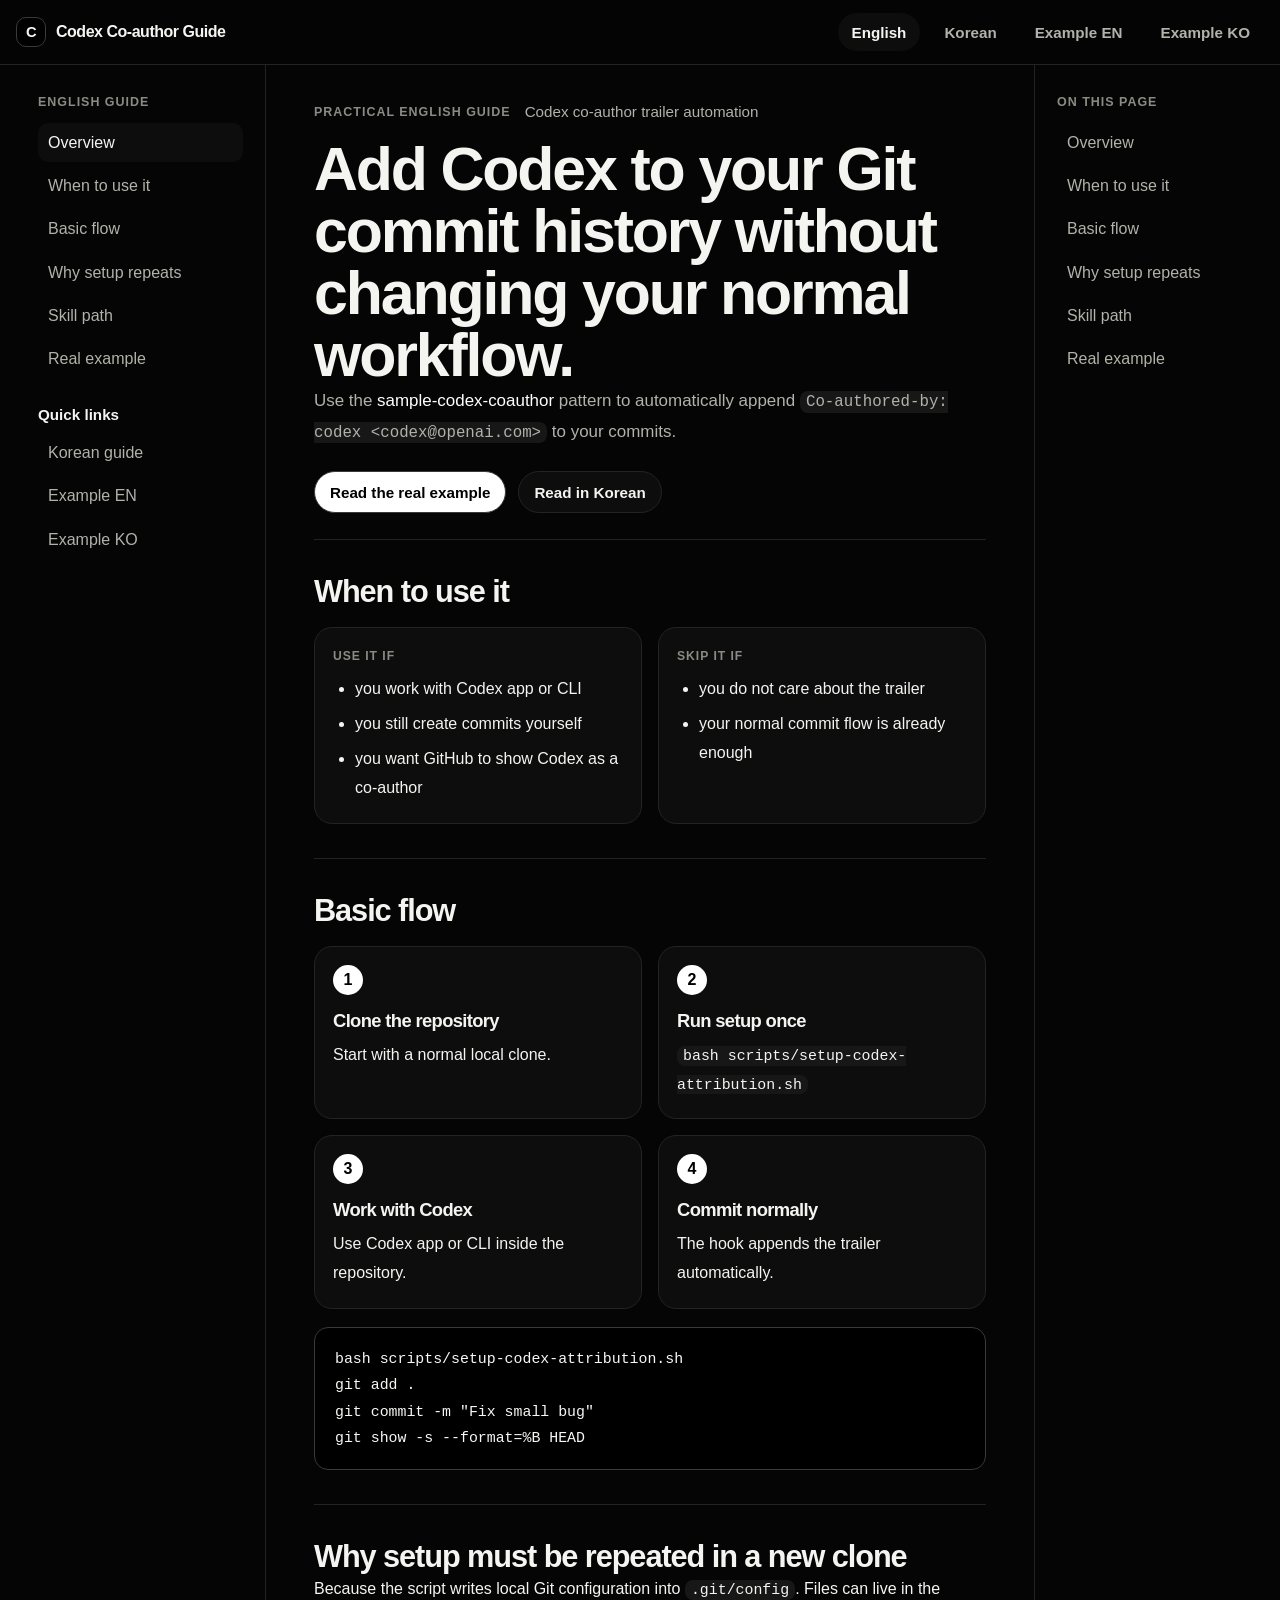
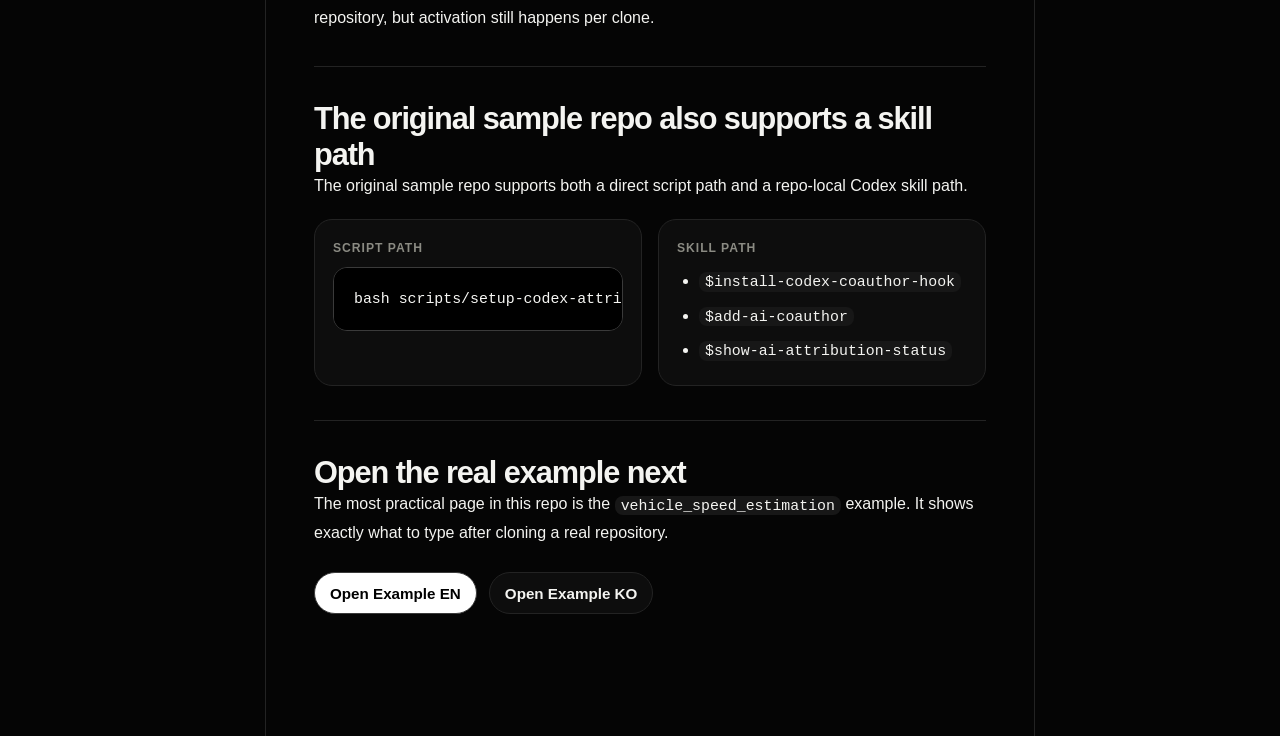
<file: index.html>
<!doctype html>
<html lang="en">
  <head>
    <meta charset="utf-8">
    <meta name="viewport" content="width=device-width, initial-scale=1">
    <title>Codex Co-author Guide</title>
    <meta
      name="description"
      content="Practical English guide for using sample-codex-coauthor in a real repository."
    >
    <link rel="icon" href="assets/favicon.svg?v=2" type="image/svg+xml">
    <link rel="stylesheet" href="assets/docs.css?v=2">
  </head>
  <body>
    <div class="page">
      <header class="site-header">
        <div class="site-header-inner">
          <a class="brand" href="./">
            <span class="brand-mark">C</span>
            <span>Codex Co-author Guide</span>
          </a>
          <nav class="header-nav">
            <a class="header-link active" href="./">English</a>
            <a class="header-link" href="ko/">Korean</a>
            <a class="header-link" href="examples/vehicle_speed_estimation/">Example EN</a>
            <a class="header-link" href="examples/vehicle_speed_estimation/ko/">Example KO</a>
          </nav>
        </div>
      </header>

      <div class="doc-layout">
        <aside class="sidebar">
          <div class="sidebar-inner">
            <div class="sidebar-group">
              <div class="sidebar-title">English guide</div>
              <ul class="sidebar-list">
                <li><a class="active" href="#overview">Overview</a></li>
                <li><a href="#when">When to use it</a></li>
                <li><a href="#flow">Basic flow</a></li>
                <li><a href="#clone">Why setup repeats</a></li>
                <li><a href="#skills">Skill path</a></li>
                <li><a href="#example">Real example</a></li>
              </ul>
            </div>
            <div class="sidebar-group">
              <h3>Quick links</h3>
              <ul class="sidebar-list">
                <li><a href="ko/">Korean guide</a></li>
                <li><a href="examples/vehicle_speed_estimation/">Example EN</a></li>
                <li><a href="examples/vehicle_speed_estimation/ko/">Example KO</a></li>
              </ul>
            </div>
          </div>
        </aside>

        <main class="content">
          <article class="article">
            <header class="article-header" id="overview">
              <div class="article-meta">
                <span class="eyebrow">Practical English guide</span>
                <span>Codex co-author trailer automation</span>
              </div>
              <h1>Add Codex to your Git commit history without changing your normal workflow.</h1>
              <p class="summary">
                Use the
                <a href="https://github.com/sigridjineth/sample-codex-coauthor">sample-codex-coauthor</a>
                pattern to automatically append
                <code>Co-authored-by: codex &lt;codex@openai.com&gt;</code>
                to your commits.
              </p>
              <div class="action-row">
                <a class="button primary" href="examples/vehicle_speed_estimation/">Read the real example</a>
                <a class="button" href="ko/">Read in Korean</a>
              </div>
            </header>

            <section class="article-section" id="when">
              <h2>When to use it</h2>
              <div class="mini-grid">
                <div class="panel">
                  <div class="label">Use it if</div>
                  <ul>
                    <li>you work with Codex app or CLI</li>
                    <li>you still create commits yourself</li>
                    <li>you want GitHub to show Codex as a co-author</li>
                  </ul>
                </div>
                <div class="panel">
                  <div class="label">Skip it if</div>
                  <ul>
                    <li>you do not care about the trailer</li>
                    <li>your normal commit flow is already enough</li>
                  </ul>
                </div>
              </div>
            </section>

            <section class="article-section" id="flow">
              <h2>Basic flow</h2>
              <div class="steps">
                <div class="step">
                  <div class="step-index">1</div>
                  <h3>Clone the repository</h3>
                  <p>Start with a normal local clone.</p>
                </div>
                <div class="step">
                  <div class="step-index">2</div>
                  <h3>Run setup once</h3>
                  <p><code>bash scripts/setup-codex-attribution.sh</code></p>
                </div>
                <div class="step">
                  <div class="step-index">3</div>
                  <h3>Work with Codex</h3>
                  <p>Use Codex app or CLI inside the repository.</p>
                </div>
                <div class="step">
                  <div class="step-index">4</div>
                  <h3>Commit normally</h3>
                  <p>The hook appends the trailer automatically.</p>
                </div>
              </div>
              <pre><code>bash scripts/setup-codex-attribution.sh
git add .
git commit -m "Fix small bug"
git show -s --format=%B HEAD</code></pre>
            </section>

            <section class="article-section" id="clone">
              <h2>Why setup must be repeated in a new clone</h2>
              <p>
                Because the script writes local Git configuration into
                <code>.git/config</code>. Files can live in the repository, but
                activation still happens per clone.
              </p>
            </section>

            <section class="article-section" id="skills">
              <h2>The original sample repo also supports a skill path</h2>
              <p>
                The original sample repo supports both a direct script path and a
                repo-local Codex skill path.
              </p>
              <div class="mini-grid">
                <div class="panel">
                  <div class="label">Script path</div>
                  <pre><code>bash scripts/setup-codex-attribution.sh</code></pre>
                </div>
                <div class="panel">
                  <div class="label">Skill path</div>
                  <ul>
                    <li><code>$install-codex-coauthor-hook</code></li>
                    <li><code>$add-ai-coauthor</code></li>
                    <li><code>$show-ai-attribution-status</code></li>
                  </ul>
                </div>
              </div>
            </section>

            <section class="article-section" id="example">
              <h2>Open the real example next</h2>
              <p>
                The most practical page in this repo is the
                <code>vehicle_speed_estimation</code> example. It shows exactly
                what to type after cloning a real repository.
              </p>
              <div class="action-row">
                <a class="button primary" href="examples/vehicle_speed_estimation/">
                  Open Example EN
                </a>
                <a class="button" href="examples/vehicle_speed_estimation/ko/">
                  Open Example KO
                </a>
              </div>
            </section>
          </article>
        </main>

        <aside class="toc">
          <div class="toc-inner">
            <div class="toc-group">
              <div class="toc-title">On this page</div>
              <ul class="toc-list">
                <li><a href="#overview">Overview</a></li>
                <li><a href="#when">When to use it</a></li>
                <li><a href="#flow">Basic flow</a></li>
                <li><a href="#clone">Why setup repeats</a></li>
                <li><a href="#skills">Skill path</a></li>
                <li><a href="#example">Real example</a></li>
              </ul>
            </div>
          </div>
        </aside>
      </div>
    </div>
  </body>
</html>
</file>
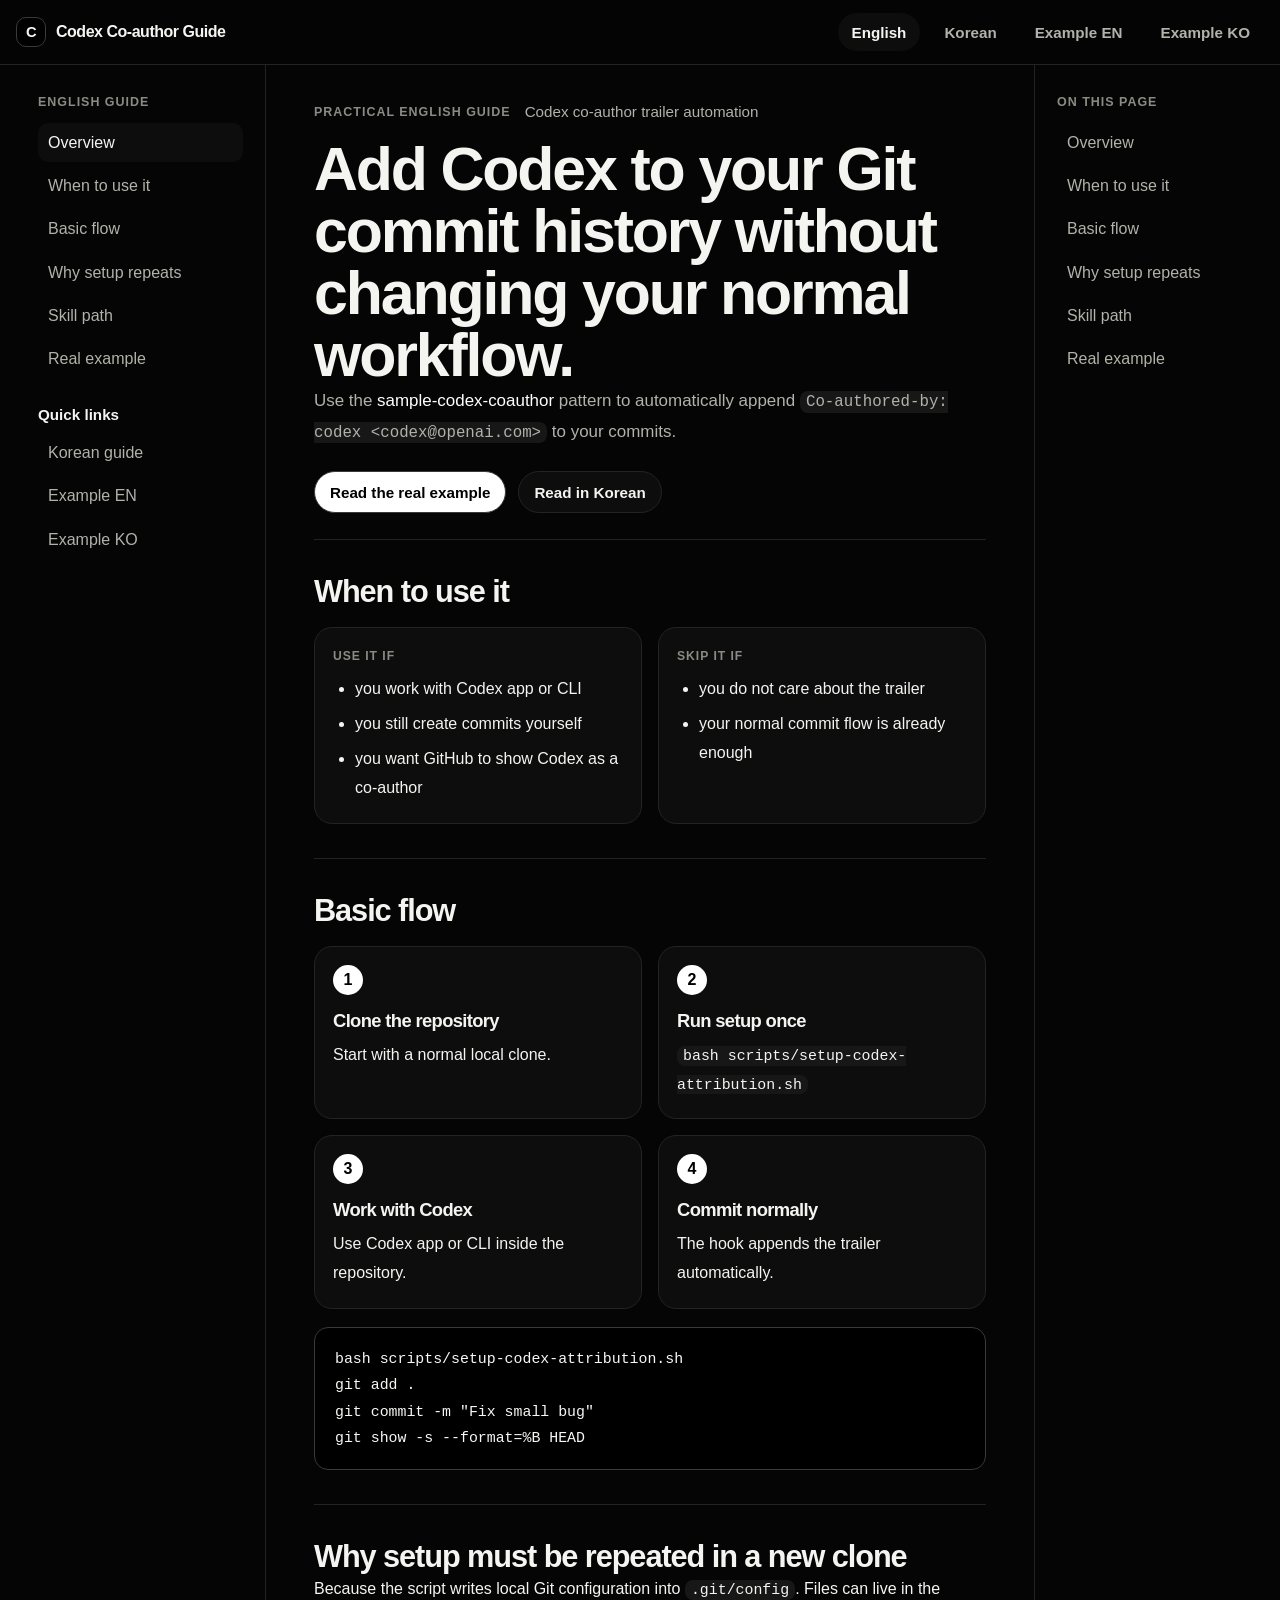
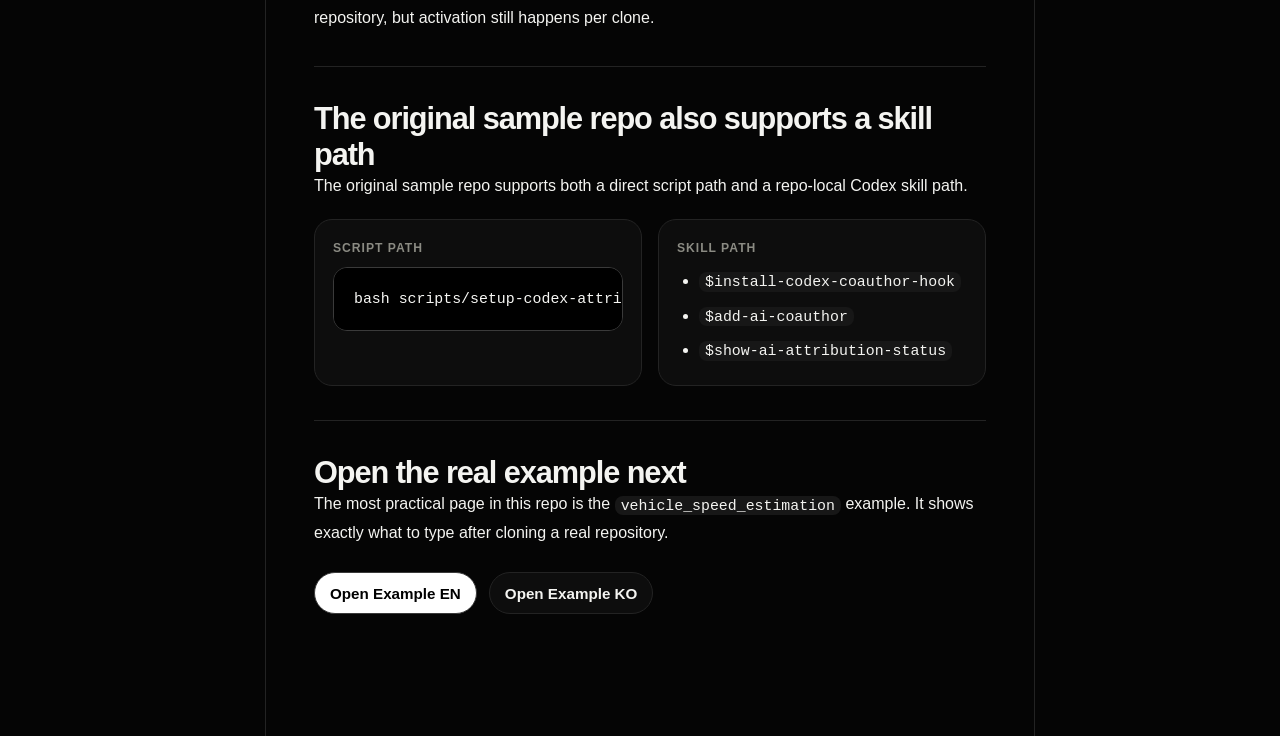
<file: en/index.html>
<!doctype html>
<html lang="en">
  <head>
    <meta charset="utf-8">
    <meta http-equiv="refresh" content="0; url=../">
    <meta name="viewport" content="width=device-width, initial-scale=1">
    <title>Redirecting to English guide</title>
    <link rel="canonical" href="../">
  </head>
  <body>
    <p><a href="../">Go to the English guide</a></p>
  </body>
</html>
</file>
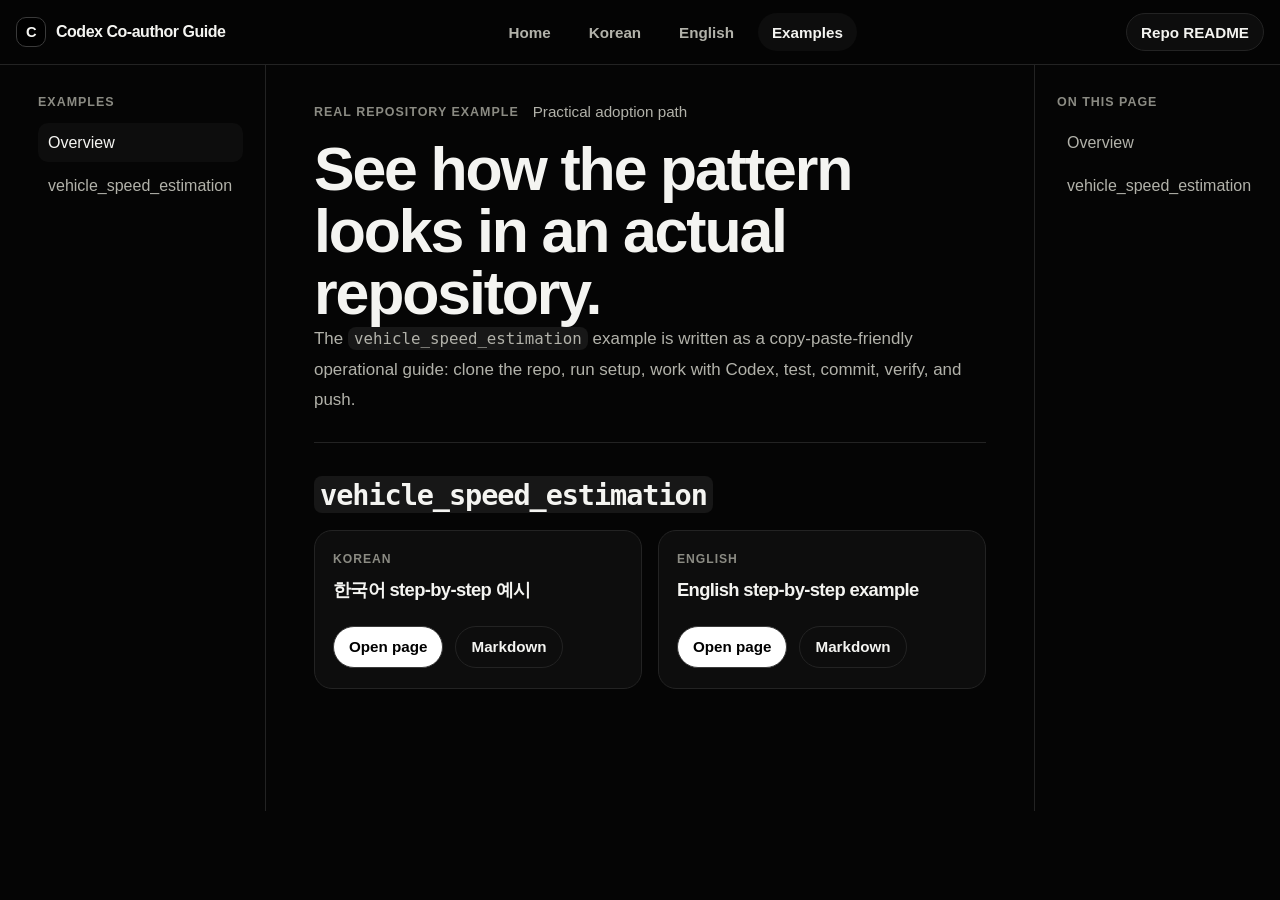
<file: examples/index.html>
<!doctype html>
<html lang="en">
  <head>
    <meta charset="utf-8">
    <meta name="viewport" content="width=device-width, initial-scale=1">
    <title>Examples | Codex Co-author Guide</title>
    <meta
      name="description"
      content="Real repository examples for the Codex co-author guide."
    >
    <link rel="icon" href="../assets/favicon.svg?v=2" type="image/svg+xml">
    <link rel="stylesheet" href="../assets/docs.css?v=2">
  </head>
  <body>
    <div class="page">
      <header class="site-header">
        <div class="site-header-inner">
          <a class="brand" href="../">
            <span class="brand-mark">C</span>
            <span>Codex Co-author Guide</span>
          </a>
          <nav class="header-nav">
            <a class="header-link" href="../">Home</a>
            <a class="header-link" href="../ko/">Korean</a>
            <a class="header-link" href="../en/">English</a>
            <a class="header-link active" href="./">Examples</a>
          </nav>
          <div class="header-actions">
            <a class="header-pill" href="../README.md">Repo README</a>
          </div>
        </div>
      </header>

      <div class="doc-layout">
        <aside class="sidebar">
          <div class="sidebar-inner">
            <div class="sidebar-group">
              <div class="sidebar-title">Examples</div>
              <ul class="sidebar-list">
                <li><a class="active" href="#overview">Overview</a></li>
                <li><a href="#vehicle">vehicle_speed_estimation</a></li>
              </ul>
            </div>
          </div>
        </aside>

        <main class="content">
          <article class="article">
            <header class="article-header" id="overview">
              <div class="article-meta">
                <span class="eyebrow">Real repository example</span>
                <span>Practical adoption path</span>
              </div>
              <h1>See how the pattern looks in an actual repository.</h1>
              <p class="summary">
                The <code>vehicle_speed_estimation</code> example is written as a
                copy-paste-friendly operational guide: clone the repo, run setup,
                work with Codex, test, commit, verify, and push.
              </p>
            </header>

            <section class="article-section" id="vehicle">
              <h2><code>vehicle_speed_estimation</code></h2>
              <div class="link-grid">
                <div class="panel">
                  <div class="label">Korean</div>
                  <h3>한국어 step-by-step 예시</h3>
                  <div class="action-row">
                    <a class="button primary" href="vehicle_speed_estimation/ko/">Open page</a>
                    <a class="button" href="vehicle_speed_estimation.ko.md">Markdown</a>
                  </div>
                </div>
                <div class="panel">
                  <div class="label">English</div>
                  <h3>English step-by-step example</h3>
                  <div class="action-row">
                    <a class="button primary" href="vehicle_speed_estimation/">Open page</a>
                    <a class="button" href="vehicle_speed_estimation.md">Markdown</a>
                  </div>
                </div>
              </div>
            </section>
          </article>
        </main>

        <aside class="toc">
          <div class="toc-inner">
            <div class="toc-group">
              <div class="toc-title">On this page</div>
              <ul class="toc-list">
                <li><a href="#overview">Overview</a></li>
                <li><a href="#vehicle">vehicle_speed_estimation</a></li>
              </ul>
            </div>
          </div>
        </aside>
      </div>
    </div>
  </body>
</html>
</file>
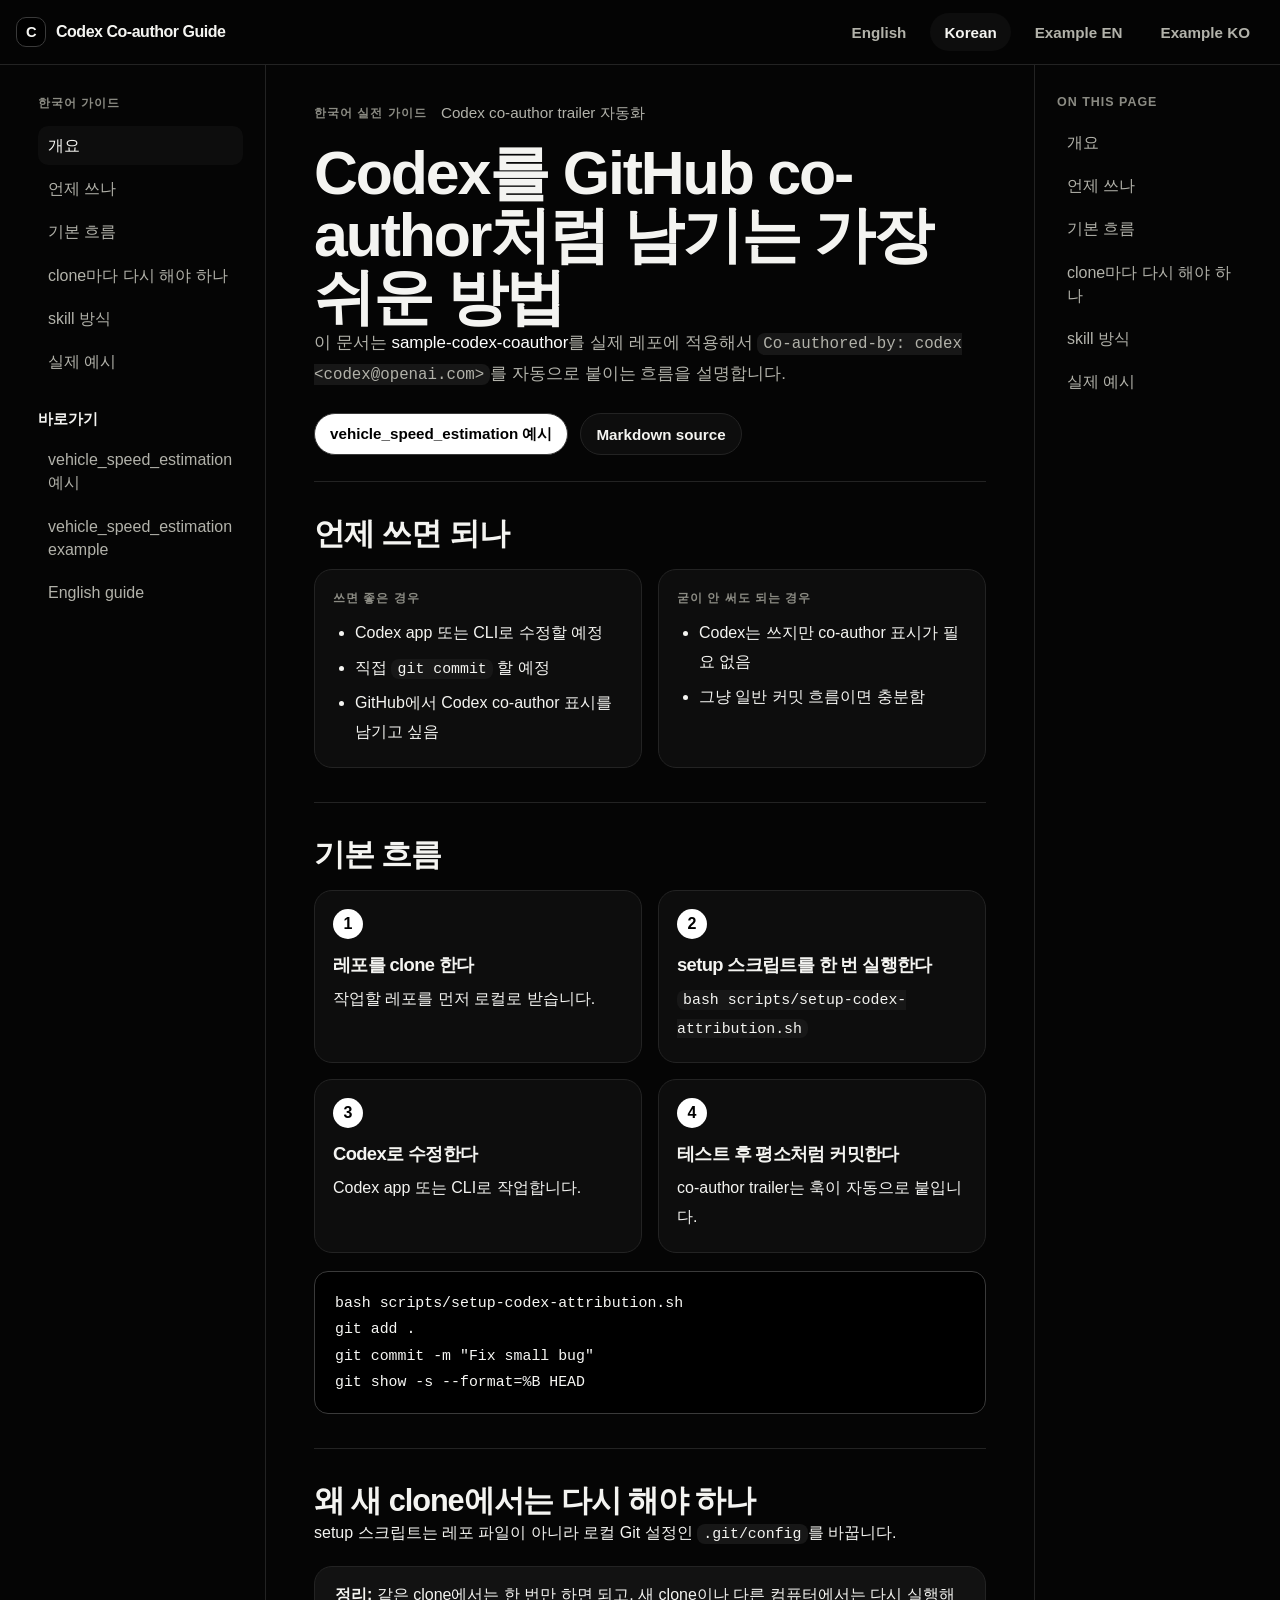
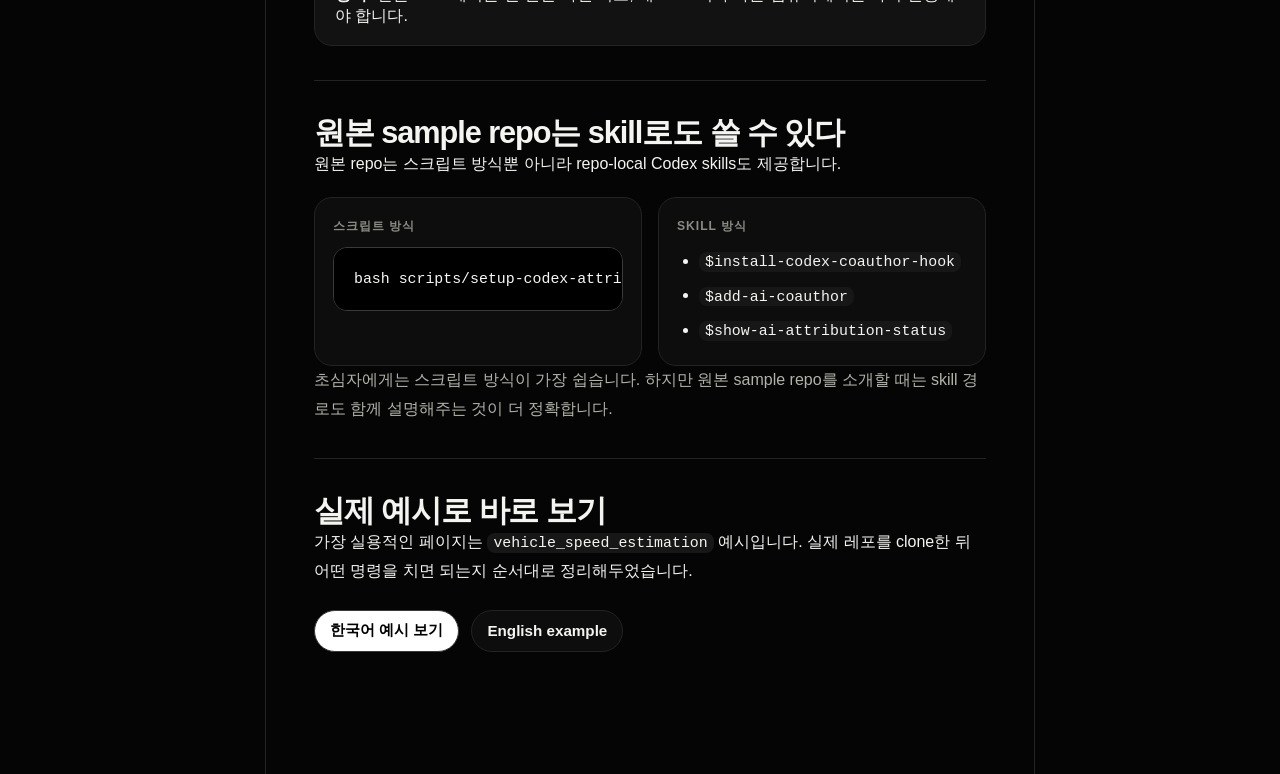
<file: ko/index.html>
<!doctype html>
<html lang="ko">
  <head>
    <meta charset="utf-8">
    <meta name="viewport" content="width=device-width, initial-scale=1">
    <title>Codex Co-author 가이드</title>
    <meta
      name="description"
      content="sample-codex-coauthor를 실제 레포에 붙여 쓰는 한국어 실전 가이드"
    >
    <link rel="icon" href="../assets/favicon.svg?v=2" type="image/svg+xml">
    <link rel="stylesheet" href="../assets/docs.css?v=2">
  </head>
  <body>
    <div class="page">
      <header class="site-header">
        <div class="site-header-inner">
          <a class="brand" href="../">
            <span class="brand-mark">C</span>
            <span>Codex Co-author Guide</span>
          </a>
          <nav class="header-nav">
            <a class="header-link" href="../">English</a>
            <a class="header-link active" href="./">Korean</a>
            <a class="header-link" href="../examples/vehicle_speed_estimation/">Example EN</a>
            <a class="header-link" href="../examples/vehicle_speed_estimation/ko/">Example KO</a>
          </nav>
        </div>
      </header>

      <div class="doc-layout">
        <aside class="sidebar">
          <div class="sidebar-inner">
            <div class="sidebar-group">
              <div class="sidebar-title">한국어 가이드</div>
              <ul class="sidebar-list">
                <li><a class="active" href="#overview">개요</a></li>
                <li><a href="#when">언제 쓰나</a></li>
                <li><a href="#flow">기본 흐름</a></li>
                <li><a href="#clone">clone마다 다시 해야 하나</a></li>
                <li><a href="#skills">skill 방식</a></li>
                <li><a href="#example">실제 예시</a></li>
              </ul>
            </div>
            <div class="sidebar-group">
              <h3>바로가기</h3>
              <ul class="sidebar-list">
                <li><a href="../examples/vehicle_speed_estimation/ko/">vehicle_speed_estimation 예시</a></li>
                <li><a href="../examples/vehicle_speed_estimation/">vehicle_speed_estimation example</a></li>
                <li><a href="../">English guide</a></li>
              </ul>
            </div>
          </div>
        </aside>

        <main class="content">
          <article class="article">
            <header class="article-header" id="overview">
              <div class="article-meta">
                <span class="eyebrow">한국어 실전 가이드</span>
                <span>Codex co-author trailer 자동화</span>
              </div>
              <h1>Codex를 GitHub co-author처럼 남기는 가장 쉬운 방법</h1>
              <p class="summary">
                이 문서는
                <a href="https://github.com/sigridjineth/sample-codex-coauthor">sample-codex-coauthor</a>를
                실제 레포에 적용해서
                <code>Co-authored-by: codex &lt;codex@openai.com&gt;</code>를
                자동으로 붙이는 흐름을 설명합니다.
              </p>
              <div class="action-row">
                <a class="button primary" href="../examples/vehicle_speed_estimation/ko/">
                  vehicle_speed_estimation 예시
                </a>
                <a class="button" href="README.md">Markdown source</a>
              </div>
            </header>

            <section class="article-section" id="when">
              <h2>언제 쓰면 되나</h2>
              <div class="mini-grid">
                <div class="panel">
                  <div class="label">쓰면 좋은 경우</div>
                  <ul>
                    <li>Codex app 또는 CLI로 수정할 예정</li>
                    <li>직접 <code>git commit</code> 할 예정</li>
                    <li>GitHub에서 Codex co-author 표시를 남기고 싶음</li>
                  </ul>
                </div>
                <div class="panel">
                  <div class="label">굳이 안 써도 되는 경우</div>
                  <ul>
                    <li>Codex는 쓰지만 co-author 표시가 필요 없음</li>
                    <li>그냥 일반 커밋 흐름이면 충분함</li>
                  </ul>
                </div>
              </div>
            </section>

            <section class="article-section" id="flow">
              <h2>기본 흐름</h2>
              <div class="steps">
                <div class="step">
                  <div class="step-index">1</div>
                  <h3>레포를 clone 한다</h3>
                  <p>작업할 레포를 먼저 로컬로 받습니다.</p>
                </div>
                <div class="step">
                  <div class="step-index">2</div>
                  <h3>setup 스크립트를 한 번 실행한다</h3>
                  <p><code>bash scripts/setup-codex-attribution.sh</code></p>
                </div>
                <div class="step">
                  <div class="step-index">3</div>
                  <h3>Codex로 수정한다</h3>
                  <p>Codex app 또는 CLI로 작업합니다.</p>
                </div>
                <div class="step">
                  <div class="step-index">4</div>
                  <h3>테스트 후 평소처럼 커밋한다</h3>
                  <p>co-author trailer는 훅이 자동으로 붙입니다.</p>
                </div>
              </div>
              <pre><code>bash scripts/setup-codex-attribution.sh
git add .
git commit -m "Fix small bug"
git show -s --format=%B HEAD</code></pre>
            </section>

            <section class="article-section" id="clone">
              <h2>왜 새 clone에서는 다시 해야 하나</h2>
              <p>
                setup 스크립트는 레포 파일이 아니라 로컬 Git 설정인
                <code>.git/config</code>를 바꿉니다.
              </p>
              <div class="callout">
                <strong>정리:</strong> 같은 clone에서는 한 번만 하면 되고,
                새 clone이나 다른 컴퓨터에서는 다시 실행해야 합니다.
              </div>
            </section>

            <section class="article-section" id="skills">
              <h2>원본 sample repo는 skill로도 쓸 수 있다</h2>
              <p>
                원본 repo는 스크립트 방식뿐 아니라 repo-local Codex skills도 제공합니다.
              </p>
              <div class="mini-grid">
                <div class="panel">
                  <div class="label">스크립트 방식</div>
                  <pre><code>bash scripts/setup-codex-attribution.sh</code></pre>
                </div>
                <div class="panel">
                  <div class="label">skill 방식</div>
                  <ul>
                    <li><code>$install-codex-coauthor-hook</code></li>
                    <li><code>$add-ai-coauthor</code></li>
                    <li><code>$show-ai-attribution-status</code></li>
                  </ul>
                </div>
              </div>
              <p class="muted">
                초심자에게는 스크립트 방식이 가장 쉽습니다. 하지만 원본 sample repo를
                소개할 때는 skill 경로도 함께 설명해주는 것이 더 정확합니다.
              </p>
            </section>

            <section class="article-section" id="example">
              <h2>실제 예시로 바로 보기</h2>
              <p>
                가장 실용적인 페이지는
                <code>vehicle_speed_estimation</code> 예시입니다. 실제 레포를 clone한 뒤
                어떤 명령을 치면 되는지 순서대로 정리해두었습니다.
              </p>
              <div class="action-row">
                <a class="button primary" href="../examples/vehicle_speed_estimation/ko/">
                  한국어 예시 보기
                </a>
                <a class="button" href="../examples/vehicle_speed_estimation/">
                  English example
                </a>
              </div>
            </section>
          </article>
        </main>

        <aside class="toc">
          <div class="toc-inner">
            <div class="toc-group">
              <div class="toc-title">On this page</div>
              <ul class="toc-list">
                <li><a href="#overview">개요</a></li>
                <li><a href="#when">언제 쓰나</a></li>
                <li><a href="#flow">기본 흐름</a></li>
                <li><a href="#clone">clone마다 다시 해야 하나</a></li>
                <li><a href="#skills">skill 방식</a></li>
                <li><a href="#example">실제 예시</a></li>
              </ul>
            </div>
          </div>
        </aside>
      </div>
    </div>
  </body>
</html>
</file>
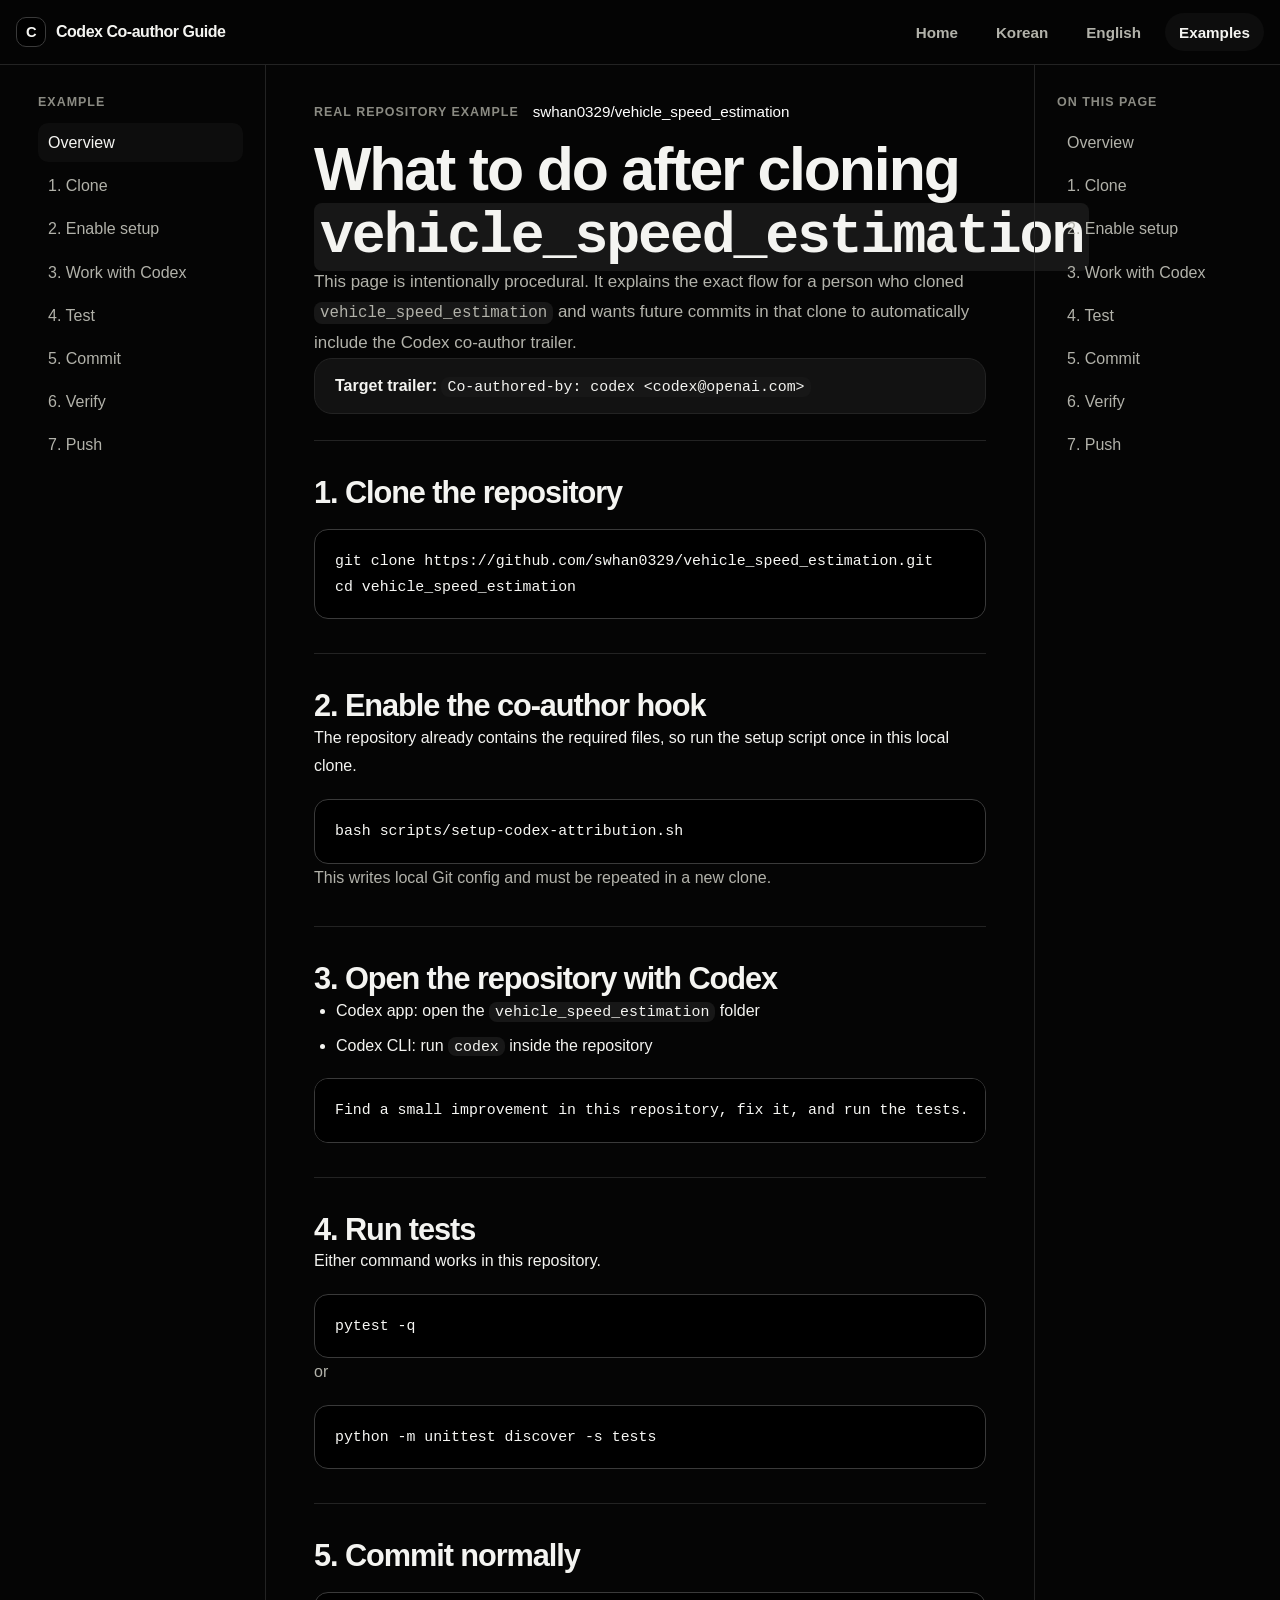
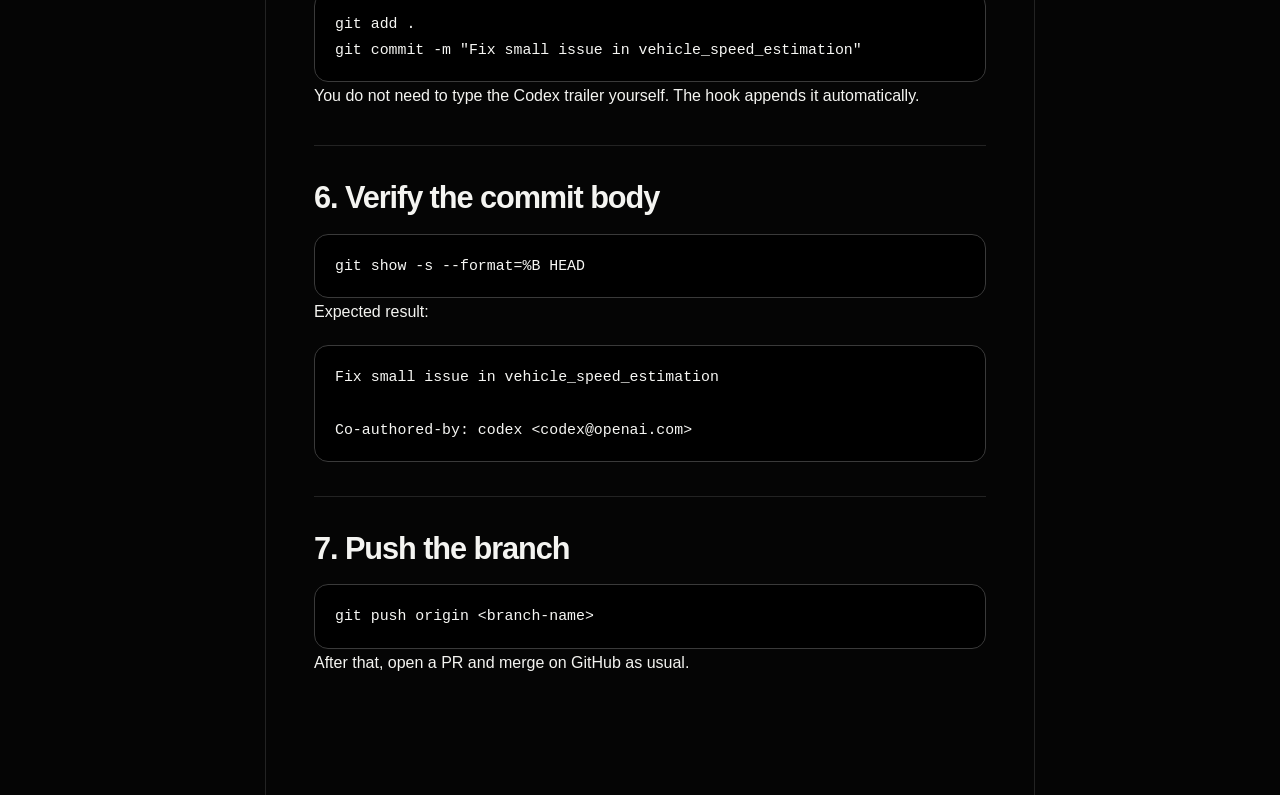
<file: examples/vehicle_speed_estimation/index.html>
<!doctype html>
<html lang="en">
  <head>
    <meta charset="utf-8">
    <meta name="viewport" content="width=device-width, initial-scale=1">
    <title>vehicle_speed_estimation Example</title>
    <meta
      name="description"
      content="Step-by-step example for using Codex co-author attribution in vehicle_speed_estimation."
    >
    <link rel="icon" href="../../assets/favicon.svg?v=2" type="image/svg+xml">
    <link rel="stylesheet" href="../../assets/docs.css?v=2">
  </head>
  <body>
    <div class="page">
      <header class="site-header">
        <div class="site-header-inner">
          <a class="brand" href="../../">
            <span class="brand-mark">C</span>
            <span>Codex Co-author Guide</span>
          </a>
          <nav class="header-nav">
            <a class="header-link" href="../../">Home</a>
            <a class="header-link" href="../../ko/">Korean</a>
            <a class="header-link" href="../../en/">English</a>
            <a class="header-link active" href="../">Examples</a>
          </nav>
        </div>
      </header>

      <div class="doc-layout">
        <aside class="sidebar">
          <div class="sidebar-inner">
            <div class="sidebar-group">
              <div class="sidebar-title">Example</div>
              <ul class="sidebar-list">
                <li><a class="active" href="#overview">Overview</a></li>
                <li><a href="#step-1">1. Clone</a></li>
                <li><a href="#step-2">2. Enable setup</a></li>
                <li><a href="#step-3">3. Work with Codex</a></li>
                <li><a href="#step-4">4. Test</a></li>
                <li><a href="#step-5">5. Commit</a></li>
                <li><a href="#step-6">6. Verify</a></li>
                <li><a href="#step-7">7. Push</a></li>
              </ul>
            </div>
          </div>
        </aside>

        <main class="content">
          <article class="article">
            <header class="article-header" id="overview">
              <div class="article-meta">
                <span class="eyebrow">Real repository example</span>
                <span><a href="https://github.com/swhan0329/vehicle_speed_estimation">swhan0329/vehicle_speed_estimation</a></span>
              </div>
              <h1>What to do after cloning <code>vehicle_speed_estimation</code></h1>
              <p class="summary">
                This page is intentionally procedural. It explains the exact flow
                for a person who cloned <code>vehicle_speed_estimation</code> and
                wants future commits in that clone to automatically include the
                Codex co-author trailer.
              </p>
              <div class="callout">
                <strong>Target trailer:</strong>
                <code>Co-authored-by: codex &lt;codex@openai.com&gt;</code>
              </div>
            </header>

            <section class="article-section" id="step-1">
              <h2>1. Clone the repository</h2>
              <pre><code>git clone https://github.com/swhan0329/vehicle_speed_estimation.git
cd vehicle_speed_estimation</code></pre>
            </section>

            <section class="article-section" id="step-2">
              <h2>2. Enable the co-author hook</h2>
              <p>
                The repository already contains the required files, so run the
                setup script once in this local clone.
              </p>
              <pre><code>bash scripts/setup-codex-attribution.sh</code></pre>
              <p class="muted">
                This writes local Git config and must be repeated in a new clone.
              </p>
            </section>

            <section class="article-section" id="step-3">
              <h2>3. Open the repository with Codex</h2>
              <ul>
                <li>Codex app: open the <code>vehicle_speed_estimation</code> folder</li>
                <li>Codex CLI: run <code>codex</code> inside the repository</li>
              </ul>
              <pre><code>Find a small improvement in this repository, fix it, and run the tests.</code></pre>
            </section>

            <section class="article-section" id="step-4">
              <h2>4. Run tests</h2>
              <p>Either command works in this repository.</p>
              <pre><code>pytest -q</code></pre>
              <p class="muted">or</p>
              <pre><code>python -m unittest discover -s tests</code></pre>
            </section>

            <section class="article-section" id="step-5">
              <h2>5. Commit normally</h2>
              <pre><code>git add .
git commit -m "Fix small issue in vehicle_speed_estimation"</code></pre>
              <p>
                You do not need to type the Codex trailer yourself. The hook
                appends it automatically.
              </p>
            </section>

            <section class="article-section" id="step-6">
              <h2>6. Verify the commit body</h2>
              <pre><code>git show -s --format=%B HEAD</code></pre>
              <p>Expected result:</p>
              <pre><code>Fix small issue in vehicle_speed_estimation

Co-authored-by: codex &lt;codex@openai.com&gt;</code></pre>
            </section>

            <section class="article-section" id="step-7">
              <h2>7. Push the branch</h2>
              <pre><code>git push origin &lt;branch-name&gt;</code></pre>
              <p>
                After that, open a PR and merge on GitHub as usual.
              </p>
            </section>
          </article>
        </main>

        <aside class="toc">
          <div class="toc-inner">
            <div class="toc-group">
              <div class="toc-title">On this page</div>
              <ul class="toc-list">
                <li><a href="#overview">Overview</a></li>
                <li><a href="#step-1">1. Clone</a></li>
                <li><a href="#step-2">2. Enable setup</a></li>
                <li><a href="#step-3">3. Work with Codex</a></li>
                <li><a href="#step-4">4. Test</a></li>
                <li><a href="#step-5">5. Commit</a></li>
                <li><a href="#step-6">6. Verify</a></li>
                <li><a href="#step-7">7. Push</a></li>
              </ul>
            </div>
          </div>
        </aside>
      </div>
    </div>
  </body>
</html>
</file>
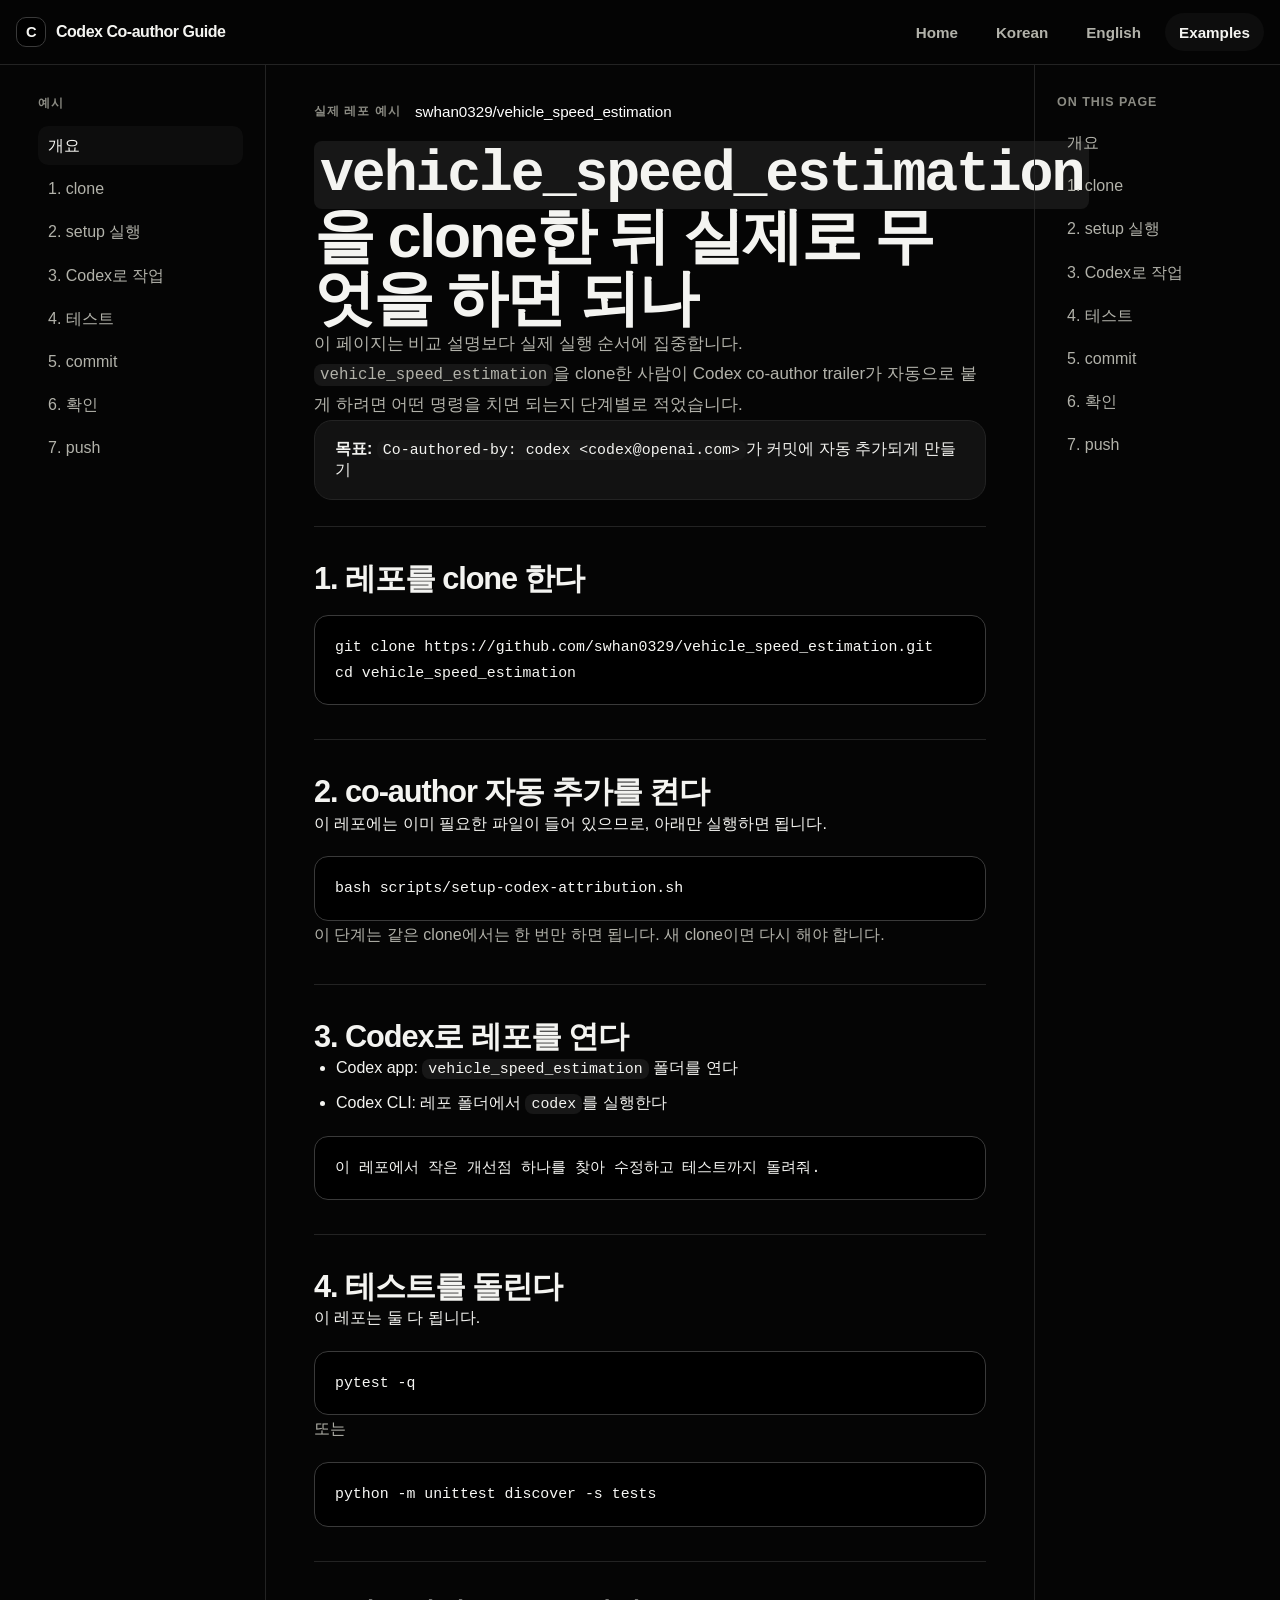
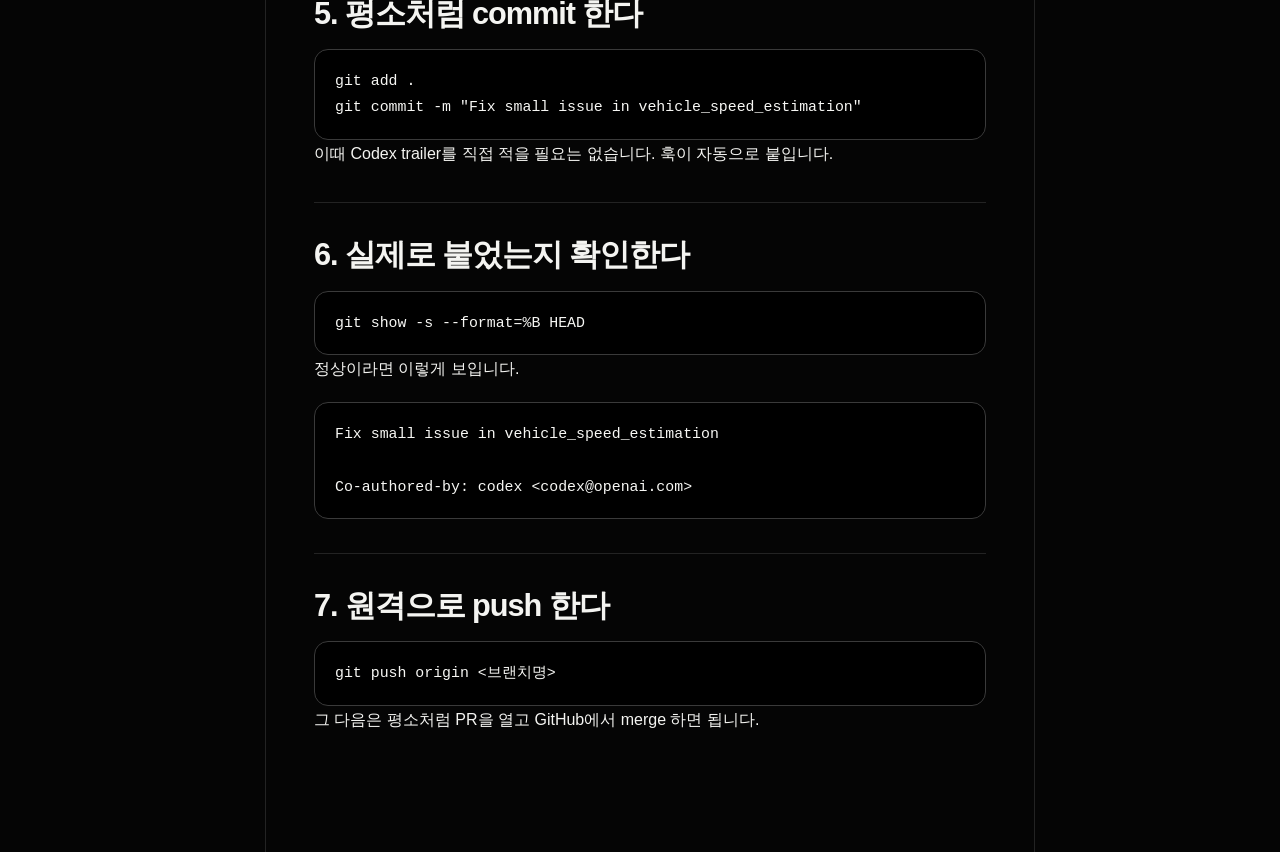
<file: examples/vehicle_speed_estimation/ko/index.html>
<!doctype html>
<html lang="ko">
  <head>
    <meta charset="utf-8">
    <meta name="viewport" content="width=device-width, initial-scale=1">
    <title>vehicle_speed_estimation 예시</title>
    <meta
      name="description"
      content="vehicle_speed_estimation을 clone한 뒤 Codex co-author를 적용하는 한국어 예시"
    >
    <link rel="icon" href="../../../assets/favicon.svg?v=2" type="image/svg+xml">
    <link rel="stylesheet" href="../../../assets/docs.css?v=2">
  </head>
  <body>
    <div class="page">
      <header class="site-header">
        <div class="site-header-inner">
          <a class="brand" href="../../../">
            <span class="brand-mark">C</span>
            <span>Codex Co-author Guide</span>
          </a>
          <nav class="header-nav">
            <a class="header-link" href="../../../">Home</a>
            <a class="header-link" href="../../../ko/">Korean</a>
            <a class="header-link" href="../../../en/">English</a>
            <a class="header-link active" href="../../">Examples</a>
          </nav>
        </div>
      </header>

      <div class="doc-layout">
        <aside class="sidebar">
          <div class="sidebar-inner">
            <div class="sidebar-group">
              <div class="sidebar-title">예시</div>
              <ul class="sidebar-list">
                <li><a class="active" href="#overview">개요</a></li>
                <li><a href="#step-1">1. clone</a></li>
                <li><a href="#step-2">2. setup 실행</a></li>
                <li><a href="#step-3">3. Codex로 작업</a></li>
                <li><a href="#step-4">4. 테스트</a></li>
                <li><a href="#step-5">5. commit</a></li>
                <li><a href="#step-6">6. 확인</a></li>
                <li><a href="#step-7">7. push</a></li>
              </ul>
            </div>
          </div>
        </aside>

        <main class="content">
          <article class="article">
            <header class="article-header" id="overview">
              <div class="article-meta">
                <span class="eyebrow">실제 레포 예시</span>
                <span><a href="https://github.com/swhan0329/vehicle_speed_estimation">swhan0329/vehicle_speed_estimation</a></span>
              </div>
              <h1><code>vehicle_speed_estimation</code>을 clone한 뒤 실제로 무엇을 하면 되나</h1>
              <p class="summary">
                이 페이지는 비교 설명보다 실제 실행 순서에 집중합니다.
                <code>vehicle_speed_estimation</code>을 clone한 사람이 Codex co-author
                trailer가 자동으로 붙게 하려면 어떤 명령을 치면 되는지 단계별로 적었습니다.
              </p>
              <div class="callout">
                <strong>목표:</strong>
                <code>Co-authored-by: codex &lt;codex@openai.com&gt;</code>가 커밋에 자동 추가되게 만들기
              </div>
            </header>

            <section class="article-section" id="step-1">
              <h2>1. 레포를 clone 한다</h2>
              <pre><code>git clone https://github.com/swhan0329/vehicle_speed_estimation.git
cd vehicle_speed_estimation</code></pre>
            </section>

            <section class="article-section" id="step-2">
              <h2>2. co-author 자동 추가를 켠다</h2>
              <p>
                이 레포에는 이미 필요한 파일이 들어 있으므로, 아래만 실행하면 됩니다.
              </p>
              <pre><code>bash scripts/setup-codex-attribution.sh</code></pre>
              <p class="muted">
                이 단계는 같은 clone에서는 한 번만 하면 됩니다. 새 clone이면 다시 해야 합니다.
              </p>
            </section>

            <section class="article-section" id="step-3">
              <h2>3. Codex로 레포를 연다</h2>
              <ul>
                <li>Codex app: <code>vehicle_speed_estimation</code> 폴더를 연다</li>
                <li>Codex CLI: 레포 폴더에서 <code>codex</code>를 실행한다</li>
              </ul>
              <pre><code>이 레포에서 작은 개선점 하나를 찾아 수정하고 테스트까지 돌려줘.</code></pre>
            </section>

            <section class="article-section" id="step-4">
              <h2>4. 테스트를 돌린다</h2>
              <p>이 레포는 둘 다 됩니다.</p>
              <pre><code>pytest -q</code></pre>
              <p class="muted">또는</p>
              <pre><code>python -m unittest discover -s tests</code></pre>
            </section>

            <section class="article-section" id="step-5">
              <h2>5. 평소처럼 commit 한다</h2>
              <pre><code>git add .
git commit -m "Fix small issue in vehicle_speed_estimation"</code></pre>
              <p>
                이때 Codex trailer를 직접 적을 필요는 없습니다. 훅이 자동으로 붙입니다.
              </p>
            </section>

            <section class="article-section" id="step-6">
              <h2>6. 실제로 붙었는지 확인한다</h2>
              <pre><code>git show -s --format=%B HEAD</code></pre>
              <p>정상이라면 이렇게 보입니다.</p>
              <pre><code>Fix small issue in vehicle_speed_estimation

Co-authored-by: codex &lt;codex@openai.com&gt;</code></pre>
            </section>

            <section class="article-section" id="step-7">
              <h2>7. 원격으로 push 한다</h2>
              <pre><code>git push origin &lt;브랜치명&gt;</code></pre>
              <p>그 다음은 평소처럼 PR을 열고 GitHub에서 merge 하면 됩니다.</p>
            </section>
          </article>
        </main>

        <aside class="toc">
          <div class="toc-inner">
            <div class="toc-group">
              <div class="toc-title">On this page</div>
              <ul class="toc-list">
                <li><a href="#overview">개요</a></li>
                <li><a href="#step-1">1. clone</a></li>
                <li><a href="#step-2">2. setup 실행</a></li>
                <li><a href="#step-3">3. Codex로 작업</a></li>
                <li><a href="#step-4">4. 테스트</a></li>
                <li><a href="#step-5">5. commit</a></li>
                <li><a href="#step-6">6. 확인</a></li>
                <li><a href="#step-7">7. push</a></li>
              </ul>
            </div>
          </div>
        </aside>
      </div>
    </div>
  </body>
</html>
</file>
<file: assets/docs.css>
:root {
  --bg: #050505;
  --panel: #0d0d0d;
  --panel-muted: #121212;
  --border: #232323;
  --border-strong: #3a3a3a;
  --text: #f4f4f1;
  --muted: #b2b2aa;
  --soft: #8b8b83;
  --accent: #ffffff;
  --accent-soft: #181818;
  --link: #ffffff;
  --max-width: 1480px;
  --content-width: 780px;
  --header-height: 64px;
  --radius: 18px;
  --font-sans: "Geist", "Pretendard Variable", "SUIT Variable", "Avenir Next",
    "Segoe UI", sans-serif;
  --font-mono: "JetBrains Mono", "SFMono-Regular", "SF Mono", Consolas,
    monospace;
}

* {
  box-sizing: border-box;
}

html {
  scroll-behavior: smooth;
}

body {
  margin: 0;
  color: var(--text);
  font-family: var(--font-sans);
  background: var(--bg);
}

a {
  color: var(--link);
  text-decoration: none;
}

a:hover {
  text-decoration: underline;
}

img {
  max-width: 100%;
}

code,
pre {
  font-family: var(--font-mono);
}

code {
  padding: 0.12rem 0.38rem;
  border-radius: 8px;
  background: #171717;
  font-size: 0.93em;
}

pre {
  margin: 0;
  padding: 18px 20px;
  overflow-x: auto;
  border: 1px solid var(--border-strong);
  border-radius: 14px;
  background: #000000;
  color: #f7f7f4;
  line-height: 1.65;
}

pre code {
  padding: 0;
  background: transparent;
  color: inherit;
}

.page {
  min-height: 100vh;
}

.site-header {
  position: sticky;
  top: 0;
  z-index: 20;
  border-bottom: 1px solid var(--border);
  background: rgba(5, 5, 5, 0.92);
  backdrop-filter: blur(12px);
}

.site-header-inner {
  display: flex;
  justify-content: space-between;
  align-items: center;
  gap: 24px;
  width: min(calc(100vw - 32px), var(--max-width));
  min-height: var(--header-height);
  margin: 0 auto;
}

.brand {
  display: inline-flex;
  align-items: center;
  gap: 10px;
  color: var(--text);
  font-weight: 750;
  letter-spacing: -0.03em;
}

.brand-mark {
  display: inline-flex;
  align-items: center;
  justify-content: center;
  width: 30px;
  height: 30px;
  border: 1px solid var(--border-strong);
  border-radius: 10px;
  background: #000000;
  font-size: 0.92rem;
}

.header-nav,
.header-actions {
  display: flex;
  align-items: center;
  gap: 10px;
}

.header-link,
.header-pill {
  display: inline-flex;
  align-items: center;
  justify-content: center;
  min-height: 38px;
  padding: 0 14px;
  border-radius: 999px;
  color: var(--muted);
  font-size: 0.95rem;
  font-weight: 550;
}

.header-link.active,
.header-link:hover {
  background: var(--panel);
  color: var(--text);
  text-decoration: none;
}

.header-pill {
  border: 1px solid var(--border);
  background: var(--panel);
  color: var(--text);
}

.doc-layout {
  display: grid;
  grid-template-columns: 250px minmax(0, 1fr) 230px;
  gap: 0;
  width: min(calc(100vw - 32px), var(--max-width));
  margin: 0 auto;
}

.sidebar,
.toc {
  padding: 30px 0 56px;
}

.sidebar {
  border-right: 1px solid var(--border);
}

.toc {
  border-left: 1px solid var(--border);
}

.sidebar-inner,
.toc-inner {
  position: sticky;
  top: calc(var(--header-height) + 22px);
  padding: 0 22px;
}

.sidebar-title,
.toc-title {
  margin: 0 0 14px;
  color: var(--soft);
  font-size: 0.78rem;
  font-weight: 750;
  letter-spacing: 0.08em;
  text-transform: uppercase;
}

.sidebar-group + .sidebar-group,
.toc-group + .toc-group {
  margin-top: 28px;
}

.sidebar-group h3,
.toc-group h3 {
  margin: 0 0 10px;
  color: var(--text);
  font-size: 0.95rem;
  font-weight: 700;
}

.sidebar-list,
.toc-list {
  margin: 0;
  padding: 0;
  list-style: none;
}

.sidebar-list li + li,
.toc-list li + li {
  margin-top: 4px;
}

.sidebar-list a,
.toc-list a {
  display: block;
  padding: 8px 10px;
  border-radius: 10px;
  color: var(--muted);
  line-height: 1.45;
}

.sidebar-list a:hover,
.sidebar-list a.active,
.toc-list a:hover {
  background: var(--panel);
  color: var(--text);
  text-decoration: none;
}

.content {
  padding: 38px 48px 88px;
}

.article {
  width: min(100%, var(--content-width));
  margin: 0 auto;
}

.article-header {
  padding-bottom: 26px;
  border-bottom: 1px solid var(--border);
}

.article-meta {
  display: flex;
  flex-wrap: wrap;
  align-items: center;
  gap: 10px 14px;
  margin-bottom: 18px;
  color: var(--muted);
  font-size: 0.95rem;
}

.eyebrow {
  display: inline-flex;
  align-items: center;
  gap: 8px;
  color: var(--soft);
  font-size: 0.78rem;
  font-weight: 750;
  letter-spacing: 0.08em;
  text-transform: uppercase;
}

.article h1,
.article h2,
.article h3 {
  margin: 0;
  letter-spacing: -0.035em;
}

.article h1 {
  font-size: clamp(2.3rem, 4.8vw, 3.8rem);
  line-height: 1.02;
}

.article h2 {
  font-size: clamp(1.5rem, 2.4vw, 2rem);
  line-height: 1.15;
}

.article h3 {
  font-size: 1.15rem;
  line-height: 1.3;
}

.summary {
  margin-top: 18px;
  color: var(--muted);
  font-size: 1.06rem;
  line-height: 1.78;
}

.action-row {
  display: flex;
  flex-wrap: wrap;
  gap: 12px;
  margin-top: 24px;
}

.button {
  display: inline-flex;
  align-items: center;
  justify-content: center;
  min-height: 42px;
  padding: 0 15px;
  border: 1px solid var(--border);
  border-radius: 999px;
  background: var(--panel);
  color: var(--text);
  font-size: 0.95rem;
  font-weight: 650;
}

.button:hover {
  text-decoration: none;
  background: #171717;
}

.button.primary {
  border-color: var(--border-strong);
  background: #ffffff;
  color: #000000;
}

.button.ghost {
  background: transparent;
}

.article-section {
  padding: 34px 0;
  border-bottom: 1px solid var(--border);
}

.article-section:last-of-type {
  border-bottom: 0;
}

.article-section > p,
.article-section > ul,
.article-section > ol,
.article-section > pre,
.article-section > .callout,
.article-section > .panel-grid,
.article-section > .steps,
.article-section > .link-grid,
.article-section > .mini-grid {
  margin-top: 18px;
}

.article p {
  margin: 0;
  line-height: 1.8;
}

.article ul,
.article ol {
  margin: 0;
  padding-left: 22px;
  line-height: 1.8;
}

.article li + li {
  margin-top: 6px;
}

.muted {
  color: var(--muted);
}

.callout {
  padding: 18px 20px;
  border: 1px solid var(--border);
  border-radius: var(--radius);
  background: var(--panel-muted);
}

.callout strong {
  color: var(--text);
}

.panel-grid,
.mini-grid,
.link-grid,
.steps {
  display: grid;
  gap: 16px;
}

.panel-grid {
  grid-template-columns: repeat(3, minmax(0, 1fr));
}

.mini-grid,
.link-grid {
  grid-template-columns: repeat(2, minmax(0, 1fr));
}

.steps {
  grid-template-columns: repeat(2, minmax(0, 1fr));
}

.panel {
  padding: 18px 18px 20px;
  border: 1px solid var(--border);
  border-radius: var(--radius);
  background: var(--panel);
}

.panel .label {
  display: inline-flex;
  margin-bottom: 12px;
  color: var(--soft);
  font-size: 0.76rem;
  font-weight: 750;
  letter-spacing: 0.08em;
  text-transform: uppercase;
}

.panel h3 {
  margin-bottom: 10px;
}

.step {
  padding: 18px 18px 20px;
  border: 1px solid var(--border);
  border-radius: var(--radius);
  background: var(--panel);
}

.step-index {
  display: inline-flex;
  align-items: center;
  justify-content: center;
  width: 30px;
  height: 30px;
  margin-bottom: 14px;
  border-radius: 999px;
  background: #ffffff;
  color: #000000;
  font-weight: 700;
}

.step h3 {
  margin-bottom: 8px;
}

.inline-meta {
  display: flex;
  flex-wrap: wrap;
  gap: 10px;
  margin-top: 14px;
}

.pill {
  display: inline-flex;
  align-items: center;
  min-height: 30px;
  padding: 0 10px;
  border: 1px solid var(--border);
  border-radius: 999px;
  background: var(--panel);
  color: var(--muted);
  font-size: 0.88rem;
}

.footer-note {
  padding-top: 22px;
  color: var(--muted);
  font-size: 0.94rem;
}

@media (max-width: 1180px) {
  .doc-layout {
    grid-template-columns: 220px minmax(0, 1fr);
  }

  .toc {
    display: none;
  }
}

@media (max-width: 900px) {
  .site-header-inner {
    align-items: flex-start;
    flex-direction: column;
    padding: 12px 0;
  }

  .doc-layout {
    grid-template-columns: 1fr;
  }

  .sidebar,
  .toc {
    display: none;
  }

  .content {
    padding: 30px 0 72px;
  }

  .article {
    width: min(100%, calc(100vw - 32px));
  }

  .panel-grid,
  .mini-grid,
  .link-grid,
  .steps {
    grid-template-columns: 1fr;
  }
}
</file>
